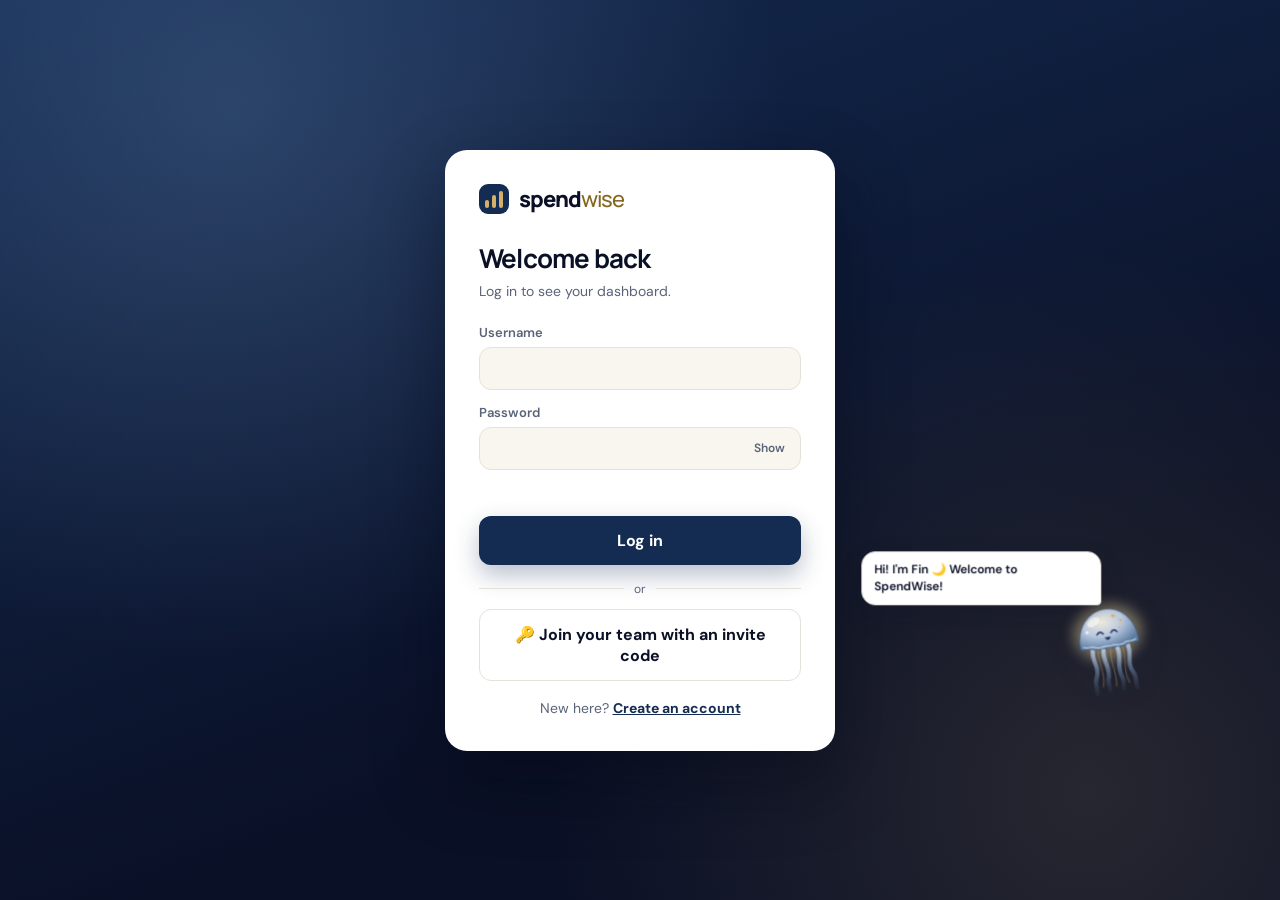
<file: login.html>
<!doctype html>
<html lang="en">
<head>
  <meta charset="UTF-8" />
  <meta name="viewport" content="width=device-width, initial-scale=1.0" />
  <title>SpendWise — Log in</title>
  <link rel="preconnect" href="https://fonts.googleapis.com">
  <link rel="preconnect" href="https://fonts.gstatic.com" crossorigin>
  <link href="https://fonts.googleapis.com/css2?family=DM+Sans:wght@400;500;600;700&family=Manrope:wght@500;700;800&display=swap" rel="stylesheet">
  <script>
    try { document.documentElement.dataset.theme = localStorage.getItem('spendwise-theme') || 'light'; } catch (e) {}
  </script>
  <link rel="stylesheet" href="buddy.css" />
  <style>
    :root {
      --bg: #142B52;
      --surface: #FFFFFF; --surface-2: #F8F6EE; --line: #E4E2DA;
      --text: #0A1026; --muted: #5A6479;
      --primary: #142B52; --primary-soft: #E2E8F2;
      --accent: #142B52; --accent-dark: #0A1026; --accent-text: #86671F;
      --gold: #D4B06A; --danger: #A8533E;
    }
    [data-theme="dark"] body { background: radial-gradient(circle at 18% 12%, rgba(37, 74, 122, .45), transparent 45%), #0A1026; }
    [data-theme="dark"] {
      --bg: #0A1026;
      --surface: #111B3B; --surface-2: #16244B; --line: #22345E;
      --text: #F8F6EE; --muted: #A4B0C9;
      --primary: #254A7A; --primary-soft: #1A2A54;
      --accent: #254A7A; --accent-dark: #3A64A0; --accent-text: #D4B06A;
      --danger: #E0937C;
    }
    * { box-sizing: border-box; }
    body { margin: 0; min-height: 100vh; display: grid; place-items: center; background: radial-gradient(circle at 18% 12%, rgba(93, 126, 168, .35), transparent 42%), radial-gradient(circle at 85% 88%, rgba(212, 176, 106, .14), transparent 40%), linear-gradient(160deg, #142B52, #0A1026 70%); background-attachment: fixed; font-family: 'DM Sans', sans-serif; color: var(--text); }
    .card { width: min(390px, 92vw); background: var(--surface); border-radius: 22px; padding: 34px; box-shadow: 0 30px 70px rgba(4, 8, 22, 0.45); animation: pop-in .5s cubic-bezier(.5,1.5,.5,1); }
    @keyframes pop-in { from { opacity: 0; transform: translateY(16px) scale(.97); } to { opacity: 1; transform: none; } }
    .brand { display: flex; align-items: center; gap: 10px; font-family: Manrope, sans-serif; font-weight: 800; font-size: 22px; letter-spacing: -1px; margin-bottom: 26px; }
    .brand-mark { width: 30px; height: 30px; border-radius: 9px; background: var(--primary); display: flex; align-items: flex-end; gap: 3px; padding: 6px; flex: 0 0 auto; }
    .brand-mark i { display: block; width: 4px; border-radius: 4px; background: var(--gold); }
    .brand-mark i:nth-child(1) { height: 8px; } .brand-mark i:nth-child(2) { height: 13px; } .brand-mark i:nth-child(3) { height: 17px; }
    .brand span { font-weight: 500; color: var(--accent-text); }
    h1 { font-family: Manrope, sans-serif; font-size: 26px; letter-spacing: -.8px; margin: 0 0 6px; }
    .subtitle { margin: 0 0 24px; color: var(--muted); font-size: 14px; }
    label { display: block; font-size: 13px; font-weight: 600; margin-bottom: 14px; color: var(--muted); }
    input { display: block; width: 100%; margin-top: 6px; padding: 12px 14px; border: 1px solid var(--line); border-radius: 12px; font: inherit; color: var(--text); background: var(--surface-2); }
    .pw-wrap { position: relative; display: block; margin-top: 6px; }
    .pw-wrap input { margin-top: 0; padding-right: 70px; }
    .pw-toggle { position: absolute; right: 6px; top: 50%; transform: translateY(-50%); width: auto; margin: 0; padding: 6px 10px; border: 0; border-radius: 8px; background: transparent; box-shadow: none; color: var(--muted); font-family: inherit; font-size: 12px; font-weight: 600; cursor: pointer; }
    .pw-toggle:hover { background: var(--surface-2); color: var(--text); transform: translateY(-50%); }
    input:focus { outline: none; border-color: var(--primary); box-shadow: 0 0 0 3px var(--primary-soft); }
    button { width: 100%; padding: 14px; border: 0; border-radius: 12px; background: var(--accent); color: #fff; font: inherit; font-weight: 700; cursor: pointer; margin-top: 4px; box-shadow: 0 10px 24px rgba(20, 43, 82, .3); transition: transform .15s, background .15s; }
    button:hover { background: var(--accent-dark); transform: translateY(-2px); }
    button:disabled { opacity: 0.6; cursor: wait; transform: none; }
    .error { min-height: 20px; color: var(--danger); font-size: 13px; margin: 0 0 8px; }
    .hint { font-size: 12px; font-weight: 400; color: var(--muted); }
    .segmented { display: grid; grid-template-columns: 1fr 1fr; gap: 6px; padding: 5px; border-radius: 14px; background: var(--surface-2); border: 1px solid var(--line); margin-bottom: 16px; }
    .segmented button { margin: 0; padding: 10px 8px; border-radius: 10px; background: transparent; color: var(--muted); box-shadow: none; font-weight: 600; font-size: 13px; }
    .segmented button:hover { transform: none; background: var(--surface); }
    .segmented button.active { background: var(--accent); color: #fff; box-shadow: 0 4px 12px rgba(20, 43, 82, .25); }
    .segmented.small button { padding: 8px; font-size: 12px; }
    .segmented.small button.active { background: var(--gold); color: #0A1026; }
    .type-hint { font-size: 12px; color: var(--muted); margin: -8px 0 14px; line-height: 1.45; }
    input[name=invite_code] { text-transform: uppercase; letter-spacing: 2px; font-weight: 700; }
    [hidden] { display: none !important; }
    .divider { display: flex; align-items: center; gap: 10px; margin: 16px 0 12px; color: var(--muted); font-size: 12px; }
    .divider::before, .divider::after { content: ''; flex: 1; height: 1px; background: var(--line); }
    button.ghost { background: transparent; color: var(--text); border: 1.5px solid var(--line); box-shadow: none; margin: 0; }
    button.ghost:hover { background: var(--surface-2); border-color: var(--gold); }
    .switch { text-align: center; font-size: 14px; color: var(--muted); margin: 18px 0 0; }
    .switch a { color: var(--primary); font-weight: 700; }
  </style>
</head>
<body>
  <form class="card" id="auth-form">
    <div class="brand"><span class="brand-mark" aria-hidden="true"><i></i><i></i><i></i></span><div>spend<span>wise</span></div></div>
    <h1 id="title">Welcome back</h1>
    <p class="subtitle" id="subtitle">Log in to see your dashboard.</p>
    <div id="signup-options" hidden>
      <div class="segmented" role="tablist" aria-label="Account type">
        <button type="button" class="active" data-account="individual">👤 Individual</button>
        <button type="button" data-account="organisation">🏛️ Organisation</button>
      </div>
      <p class="type-hint" id="type-hint">Your own money: spending, budgets and savings.</p>
      <div id="org-options" hidden>
        <label id="org-name-field">Organisation name
          <input name="org_name" maxlength="60" placeholder="e.g. Rotaract Club, Cultural Committee" />
        </label>
      </div>
    </div>
    <div id="join-fields" hidden>
      <label>Invite code <span class="hint">(your admin shares this)</span>
        <input name="invite_code" maxlength="12" placeholder="ABCD-1234" autocomplete="off" />
      </label>
      <label>Your name <span class="hint">(how your team will see you)</span>
        <input name="member_name" maxlength="40" placeholder="e.g. Priya" autocomplete="name" />
      </label>
      <p class="type-hint">No password needed. You'll stay signed in on this device, and the same code + name gets you back in.</p>
    </div>
    <div id="credential-fields">
    <label>Username
      <input name="username" autocomplete="username" required minlength="3" maxlength="30" />
    </label>
    <label>Password <span class="hint" id="password-hint" hidden>(at least 8 characters)</span>
      <span class="pw-wrap">
        <input name="password" type="password" autocomplete="current-password" required minlength="8" />
        <button type="button" class="pw-toggle" id="pw-toggle" aria-label="Show password" aria-pressed="false">Show</button>
      </span>
    </label>
    </div>
    <p class="error" id="error" role="alert"></p>
    <button type="submit" id="submit-button">Log in</button>
    <div id="join-entry">
      <div class="divider"><span>or</span></div>
      <button type="button" class="ghost" id="join-button">🔑 Join your team with an invite code</button>
    </div>
    <p class="switch"><span id="switch-text">New here?</span> <a href="#" id="switch-link">Create an account</a></p>
  </form>

  <script src="buddy.js"></script>
  <script>
    let mode = 'login';             // 'login', 'signup' or 'join'
    let accountType = 'individual'; // or 'organisation' (sign-up creates a new organisation)
    const hints = {
      individual: 'Your own money: spending, budgets and savings.',
      organisation: 'Start a shared account for your committee, club or team. You\'ll be the admin and get an invite code to share. (Joining a team? Use "Join with an invite code" on the log-in screen.)'
    };
    const form = document.querySelector('#auth-form');
    const errorText = document.querySelector('#error');
    const submitButton = document.querySelector('#submit-button');
    const switchLink = document.querySelector('#switch-link');
    const screens = {
      login: { title: 'Welcome back', subtitle: 'Log in to see your dashboard.', switchText: 'New here?', switchLink: 'Create an account' },
      signup: { title: 'Create your account', subtitle: 'Start tracking your money in seconds.', switchText: 'Already have an account?', switchLink: 'Log in' },
      join: { title: 'Join your team', subtitle: 'Enter the invite code from your admin and your name.', switchText: 'Have a username and password?', switchLink: 'Log in' }
    };

    function updateSignupFields() {
      const isOrg = accountType === 'organisation';
      document.querySelectorAll('[data-account]').forEach(b => b.classList.toggle('active', b.dataset.account === accountType));
      document.querySelector('#org-options').hidden = !isOrg;
      document.querySelector('#type-hint').textContent = hints[accountType];
      form.elements.org_name.required = mode === 'signup' && isOrg;
      if (mode === 'signup') submitButton.textContent = isOrg ? 'Create organisation' : 'Sign up';
    }

    function setMode(next) {
      mode = next;
      const screen = screens[mode];
      document.querySelector('#title').textContent = screen.title;
      document.querySelector('#subtitle').textContent = screen.subtitle;
      document.querySelector('#switch-text').textContent = screen.switchText;
      switchLink.textContent = screen.switchLink;
      document.querySelector('#signup-options').hidden = mode !== 'signup';
      document.querySelector('#join-fields').hidden = mode !== 'join';
      document.querySelector('#credential-fields').hidden = mode === 'join';
      document.querySelector('#join-entry').hidden = mode !== 'login';
      document.querySelector('#password-hint').hidden = mode !== 'signup';
      // only the fields on screen are required
      form.elements.username.required = form.elements.password.required = mode !== 'join';
      form.elements.invite_code.required = form.elements.member_name.required = mode === 'join';
      form.elements.password.autocomplete = mode === 'signup' ? 'new-password' : 'current-password';
      submitButton.textContent = mode === 'login' ? 'Log in' : mode === 'join' ? 'Join team' : 'Sign up';
      updateSignupFields();
      errorText.textContent = '';
      (mode === 'join' ? (form.elements.invite_code.value ? form.elements.member_name : form.elements.invite_code) : form.elements.username).focus();
    }

    switchLink.addEventListener('click', event => {
      event.preventDefault();
      setMode(mode === 'login' ? 'signup' : 'login');
    });
    document.querySelector('#join-button').addEventListener('click', () => setMode('join'));

    document.querySelectorAll('[data-account]').forEach(button => button.addEventListener('click', () => {
      accountType = button.dataset.account; updateSignupFields(); errorText.textContent = '';
    }));
    // A link like /login?join=ABCD-1234 opens the join screen with the code filled in
    const joinCode = new URLSearchParams(location.search).get('join');
    if (joinCode) {
      form.elements.invite_code.value = joinCode.toUpperCase();
      setMode('join');
    }


    // ---------- Fin, the jellyfish, says hi ----------
    const fin = SpendBuddy.create();
    const finLines = () => [
      "I'm Fin! 🌙 I float around and keep an eye on your money.",
      'Psst… your dashboard is waiting inside 💰',
      "Drag me around, I don't mind ✨",
      'I watch budgets with both eyes. All two of them 👀',
      mode === 'login' ? 'Got an invite code from your team? Tap "Join your team" 🔑'
        : mode === 'join' ? 'Just your code and your name. No password to forget 🎉' : 'Already have an account? Log in below 👇'
    ];
    fin.setLines(finLines);
    const card = document.querySelector('#auth-form');
    fin.keepOutOf(card);   // never floats over the boxes you're typing in
    // start beside the card and wave hello
    (function placeFin() {
      const box = card.getBoundingClientRect();
      const roomRight = innerWidth - box.right > 140;
      fin.swimTo(roomRight ? box.right + 30 : Math.max(10, box.left - 110), Math.max(20, box.top + 20), 4);
    })();
    setTimeout(() => {
      fin.celebrate();
      fin.say(joinCode ? "Hi! I'm Fin 🌙 Ooh, an invite! Let's get you into your team 🎉"
        : "Hi! I'm Fin 🌙 Welcome to SpendWise!", 5000);
    }, 700);

    // says hi to you by name
    let greetedName = '';
    let nameTimer;
    form.elements.username.addEventListener('input', () => {
      clearTimeout(nameTimer);
      nameTimer = setTimeout(() => {
        const name = form.elements.username.value.trim();
        if (name.length < 3 || name.toLowerCase() === greetedName) return;
        greetedName = name.toLowerCase();
        fin.say(mode === 'login' ? `Hey ${name}! 👋 Good to see you again.` : `Nice to meet you, ${name}! 👋`, 3500);
      }, 900);
    });
    // covers its eyes while you type your password
    form.elements.password.addEventListener('focus', () => { fin.setMood('shy'); fin.say("I'm not looking! 🙈", 2500); });
    form.elements.password.addEventListener('blur', () => fin.setMood('happy'));
    // show / hide what you've typed in the password box
    const pwToggle = document.querySelector('#pw-toggle');
    pwToggle.addEventListener('click', () => {
      const showing = form.elements.password.type === 'text';
      form.elements.password.type = showing ? 'password' : 'text';
      pwToggle.textContent = showing ? 'Show' : 'Hide';
      pwToggle.setAttribute('aria-label', showing ? 'Show password' : 'Hide password');
      pwToggle.setAttribute('aria-pressed', String(!showing));
      form.elements.password.focus();
      if (!showing) fin.say('Okay, now everyone can see it. Not me though 🙈', 2200);
    });
    // reacts to the sign-up choices
    document.querySelector('#switch-link').addEventListener('click', () => {
      fin.snap();
      fin.say(mode === 'signup' ? "A new friend! 🎉 Let's set you up." : 'Welcome back! 🌙', 3000);
    });
    document.querySelector('#join-button').addEventListener('click', () => {
      fin.snap();
      fin.say('Joining your team? Pop in the code 🔑', 3000);
    });
    form.elements.member_name.addEventListener('change', () => {
      const name = form.elements.member_name.value.trim();
      if (name.length >= 2) fin.say(`Nice to meet you, ${name}! 👋`, 3000);
    });
    document.querySelectorAll('[data-account]').forEach(button => button.addEventListener('click', () => {
      fin.say(button.dataset.account === 'organisation' ? 'A whole team? I love company! 🫶' : 'Just you and me then 🌙', 2800);
    }));
    // gets a bit lonely if nothing happens for a while
    let idleTimer;
    const resetIdle = () => {
      clearTimeout(idleTimer);
      idleTimer = setTimeout(() => fin.say('Take your time, I\'ll just float here 🌊', 3500), 25000);
    };
    ['input', 'pointerdown', 'keydown'].forEach(type => document.addEventListener(type, resetIdle));
    resetIdle();

    form.addEventListener('submit', async event => {
      event.preventDefault();
      errorText.textContent = '';
      submitButton.disabled = true;
      try {
        const body = mode === 'join'
          ? { invite_code: form.elements.invite_code.value, name: form.elements.member_name.value }
          : { username: form.elements.username.value, password: form.elements.password.value,
              account_type: accountType, org_action: accountType === 'organisation' ? 'create' : undefined,
              org_name: form.elements.org_name.value };
        const res = await fetch(`/api/${mode}`, {
          method: 'POST',
          headers: { 'Content-Type': 'application/json' },
          body: JSON.stringify(body)
        });
        if (res.ok) {
          // Fin celebrates, then takes you in
          fin.setMood('excited');
          fin.celebrate();
          const joined = mode === 'join' ? await res.json().catch(() => ({})) : {};
          fin.say(mode === 'login' || joined.returning ? 'Welcome back! Taking you in… 🚀'
            : mode === 'join' ? `Welcome to ${joined.org || 'the team'}! 🎉` : 'Yay, welcome aboard! 🎉', 2000);
          setTimeout(() => { window.location.href = '/'; }, 1100);
          return;
        }
        const data = await res.json().catch(() => ({}));
        errorText.textContent = data.error || 'Something went wrong. Please try again.';
        fin.setMood('worried');
        fin.sideEye();
        fin.say(res.status === 401 ? 'Hmm, that didn\'t work 😟 Check your username and password?' : 'Oops! Have a look at the message 👇', 3500);
        setTimeout(() => fin.setMood('happy'), 3500);
      } catch {
        errorText.textContent = 'Cannot reach the server. Is "python main.py" running?';
        fin.setMood('worried');
        fin.say("I can't reach the server 😟 Is it running?", 3500);
      } finally {
        submitButton.disabled = false;
      }
    });
  </script>
</body>
</html>
</file>
<file: buddy.css>
/* Fin the jellyfish — used by index.html and login.html (see buddy.js). */
/* =========================================================
   FIN 🌙 — SpendBuddy, the jellyfish that floats around the app (and the login page)
   ========================================================= */
:root{
  --jelly-core:#FFF8E8;      /* glowing centre of the bell */
  --jelly-light:#BFD0EA;     /* soft moonlight blue */
  --jelly-deep:#5D7EA8;      /* moonlight blue edge */
  --jelly-fade:rgba(93,126,168,.12);
  --jelly-rim:#254A7A;       /* constellation blue outline */
  --jelly-ink:#142B52;       /* face */
  --jelly-gold:#D4B06A;      /* starlight gold */
  --jelly-glow:rgba(240,215,154,.45);
}
[data-theme="dark"]{--jelly-light:#9DB6DC;--jelly-fade:rgba(157,182,220,.08);--jelly-glow:rgba(240,215,154,.32)}
.jelly-buddy{position:fixed;left:0;top:0;z-index:15;width:78px;height:97px;will-change:transform;pointer-events:none;--swim:1.6s;--look-x:0px;--look-y:0px}
.jelly-buddy.hidden-buddy{display:none}
.jelly-body{width:100%;height:100%;transition:transform .35s ease-out}
.jelly-button{pointer-events:auto;display:block;width:100%;height:100%;padding:0;border:0;background:none;cursor:grab;touch-action:none;border-radius:40% 40% 30% 30%}
.jelly-buddy.dragging .jelly-button{cursor:grabbing}
/* pages that style every <button> (like the login page) shouldn't restyle Fin */
.jelly-buddy .jelly-button,.jelly-buddy .jelly-button:hover,.jelly-buddy .jelly-button:disabled{margin:0;box-shadow:none;background:none;color:inherit;transform:none;opacity:1;font:inherit}
.jelly-button:focus-visible{outline:3px solid var(--jelly-gold);outline-offset:4px}
.jelly-button svg{display:block;width:100%;height:100%;overflow:visible;filter:drop-shadow(0 6px 14px rgba(20,43,82,.22))}
/* drawing */
.jelly-stop-core{stop-color:var(--jelly-core)}
.jelly-stop-light{stop-color:var(--jelly-light)}
.jelly-stop-deep{stop-color:var(--jelly-deep)}
.jelly-stop-fade{stop-color:var(--jelly-deep);stop-opacity:.12}
.jelly-aura{fill:var(--jelly-glow);filter:blur(9px);transform-box:fill-box;transform-origin:center;animation:jelly-aura calc(var(--swim) * 1.6) ease-in-out infinite}
.jelly-dome{fill:url(#jelly-bell-fill);fill-opacity:.94;stroke:var(--jelly-rim);stroke-width:1.4;stroke-opacity:.45}
.jelly-frill{fill:none;stroke:#fff;stroke-width:1.6;stroke-opacity:.6;stroke-linecap:round}
.jelly-shine{fill:#fff;opacity:.75}
.jelly-constellation{fill:none;stroke:var(--jelly-gold);stroke-width:.8;stroke-opacity:.7}
.jelly-star{fill:var(--jelly-gold)}
.jelly-ribbon{fill:none;stroke:url(#jelly-ribbon);stroke-width:5.5;stroke-linecap:round;opacity:.9}
.jelly-thread{fill:none;stroke:var(--jelly-gold);stroke-width:1;stroke-linecap:round;opacity:.55}
.jelly-eyes circle{fill:var(--jelly-ink)}
.jelly-pupils circle{fill:#fff;transform:translate(var(--look-x),var(--look-y));transition:transform .12s ease-out}
.jelly-mouth{fill:none;stroke:var(--jelly-ink);stroke-width:1.8;stroke-linecap:round;stroke-linejoin:round}
.jelly-open-mouth{fill:var(--jelly-ink)}
.jelly-drop{fill:#9DC3EE;stroke:var(--jelly-rim);stroke-width:.6}
.jelly-z{font:800 9px var(--font,sans-serif);fill:var(--jelly-ink);animation:jelly-z 2.4s ease-in-out infinite}
.jelly-z.small{font-size:7px;animation-delay:.6s}
/* one face per mood */
.jelly-face{display:none}
.mood-happy .jelly-face[data-mood="happy"],.mood-excited .jelly-face[data-mood="excited"],
.mood-worried .jelly-face[data-mood="worried"],.mood-sleepy .jelly-face[data-mood="sleepy"],.mood-shy .jelly-face[data-mood="shy"]{display:inline}
.mood-shy .jelly-button svg{transform:rotate(-12deg);transition:transform .3s}
.jelly-cover{fill:url(#jelly-ribbon);stroke:var(--jelly-rim);stroke-width:.8;stroke-opacity:.4}
.jelly-buddy.celebrate .jelly-face{display:none}
.jelly-buddy.celebrate .jelly-face[data-mood="excited"]{display:inline}
/* swimming: the bell squeezes and the tentacles ripple */
.jelly-bell{transform-box:fill-box;transform-origin:50% 100%;animation:jelly-pulse var(--swim) ease-in-out infinite}
.jelly-tentacles{transform-box:fill-box;transform-origin:50% 0;animation:jelly-trail var(--swim) ease-in-out infinite}
.jelly-ribbon,.jelly-thread{transform-box:fill-box;transform-origin:50% 0;animation:jelly-sway calc(var(--swim) * 1.3) ease-in-out infinite alternate}
.r2,.t2{animation-delay:-.3s}.r3,.t3{animation-delay:-.6s}.r4{animation-delay:-.9s}
@keyframes jelly-pulse{0%,100%{transform:scale(1,1)}45%{transform:scale(1.07,.9)}70%{transform:scale(.96,1.05)}}
@keyframes jelly-trail{0%,100%{transform:scaleY(1)}45%{transform:scaleY(.9) translateY(-2px)}70%{transform:scaleY(1.06)}}
@keyframes jelly-sway{from{transform:rotate(-5deg)}to{transform:rotate(6deg)}}
@keyframes jelly-aura{0%,100%{opacity:.55;transform:scale(1)}50%{opacity:.9;transform:scale(1.08)}}
@keyframes jelly-z{0%,100%{opacity:.3;transform:translateY(0)}50%{opacity:1;transform:translateY(-3px)}}
/* reactions */
.jelly-buddy.blink .jelly-eyes,.jelly-buddy.blink .jelly-pupils{transform:scaleY(.12);transform-box:fill-box;transform-origin:center}
.jelly-buddy.booped .jelly-button svg{animation:jelly-boop .55s cubic-bezier(.3,1.6,.5,1)}
@keyframes jelly-boop{0%{transform:scale(1)}30%{transform:scale(1.18,.82)}60%{transform:scale(.92,1.1)}100%{transform:scale(1)}}
.jelly-buddy.wiggle .jelly-button svg{animation:jelly-wiggle .6s ease-in-out}
@keyframes jelly-wiggle{0%,100%{transform:rotate(0)}25%{transform:rotate(-8deg)}75%{transform:rotate(8deg)}}
.jelly-buddy.looping .jelly-button svg{animation:jelly-loop 1.2s cubic-bezier(.45,.05,.35,1)}
@keyframes jelly-loop{0%{transform:rotate(0) translateY(0)}50%{transform:rotate(180deg) translateY(-18px)}100%{transform:rotate(360deg) translateY(0)}}
.jelly-buddy.celebrate .jelly-button svg{animation:jelly-party 1.5s ease-in-out}
@keyframes jelly-party{0%{transform:translateY(0) rotate(0)}25%{transform:translateY(-22px) rotate(-12deg)}50%{transform:translateY(0) rotate(360deg)}75%{transform:translateY(-12px) rotate(370deg)}100%{transform:translateY(0) rotate(360deg)}}
.jelly-buddy.side-eye .jelly-pupils circle{transform:translate(1.6px,-.4px)!important}
.jelly-buddy.side-eye .jelly-button svg{animation:jelly-shake .5s ease-in-out 2}
@keyframes jelly-shake{0%,100%{transform:translateX(0)}30%{transform:translateX(-3px)}70%{transform:translateX(3px)}}
.jelly-buddy.dragging .jelly-ribbon,.jelly-buddy.dragging .jelly-thread{animation-duration:.35s}
/* stardust trail */
.jelly-dust{position:fixed;z-index:14;width:5px;height:5px;border-radius:50%;pointer-events:none;background:var(--jelly-gold);box-shadow:0 0 8px 2px var(--jelly-glow);animation:jelly-dust 1.6s ease-out forwards}
.jelly-dust:nth-of-type(3n){background:#fff;width:4px;height:4px}
@keyframes jelly-dust{0%{opacity:1;transform:translate(0,0) scale(1)}100%{opacity:0;transform:translate(var(--drift),-34px) scale(.3)}}
/* speech bubble (follows the jellyfish, flips to whichever side has room) */
.jelly-bubble{position:absolute;left:62%;bottom:calc(100% - 6px);width:max-content;max-width:240px;padding:9px 12px;border-radius:14px 14px 14px 4px;background:var(--surface,#fff);color:var(--text,#0A1026);border:1px solid var(--line,#E4E2DA);font:600 12px/1.4 var(--font,"DM Sans",sans-serif);box-shadow:0 10px 26px rgba(10,16,38,.18);opacity:0;transform:translateY(6px) scale(.96);transition:opacity .2s,transform .2s;pointer-events:none}
.jelly-buddy.talking .jelly-bubble{opacity:1;transform:none}
.jelly-buddy.bubble-left .jelly-bubble{left:auto;right:62%;border-radius:14px 14px 4px 14px}
.jelly-buddy.bubble-below .jelly-bubble{bottom:auto;top:calc(100% - 4px);border-radius:4px 14px 14px 14px}
.jelly-buddy.bubble-left.bubble-below .jelly-bubble{border-radius:14px 4px 14px 14px}
@media(max-width:760px){.jelly-buddy{width:60px;height:75px}.jelly-bubble{max-width:190px}}
@media print{.jelly-buddy,.jelly-dust{display:none!important}}
@media(prefers-reduced-motion:reduce){.jelly-bell,.jelly-tentacles,.jelly-ribbon,.jelly-thread,.jelly-aura,.jelly-z{animation:none}}
</file>
